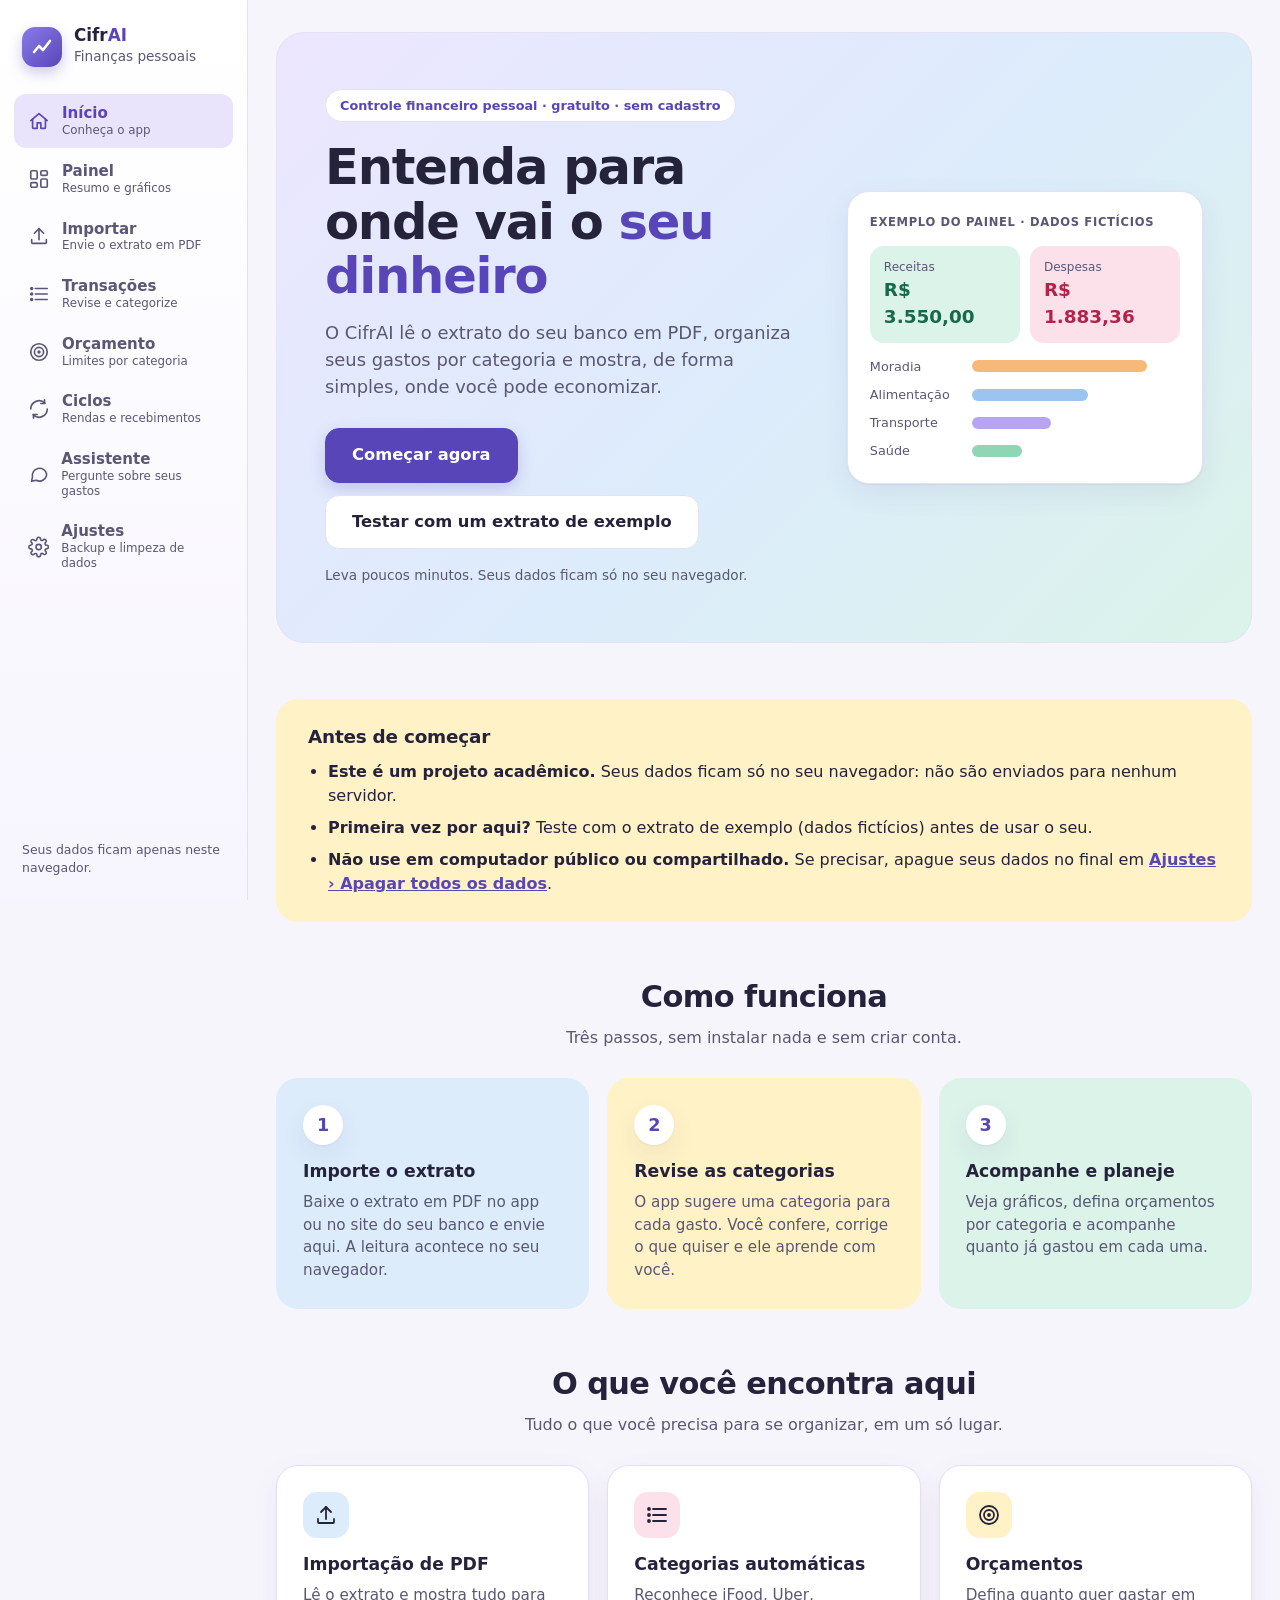
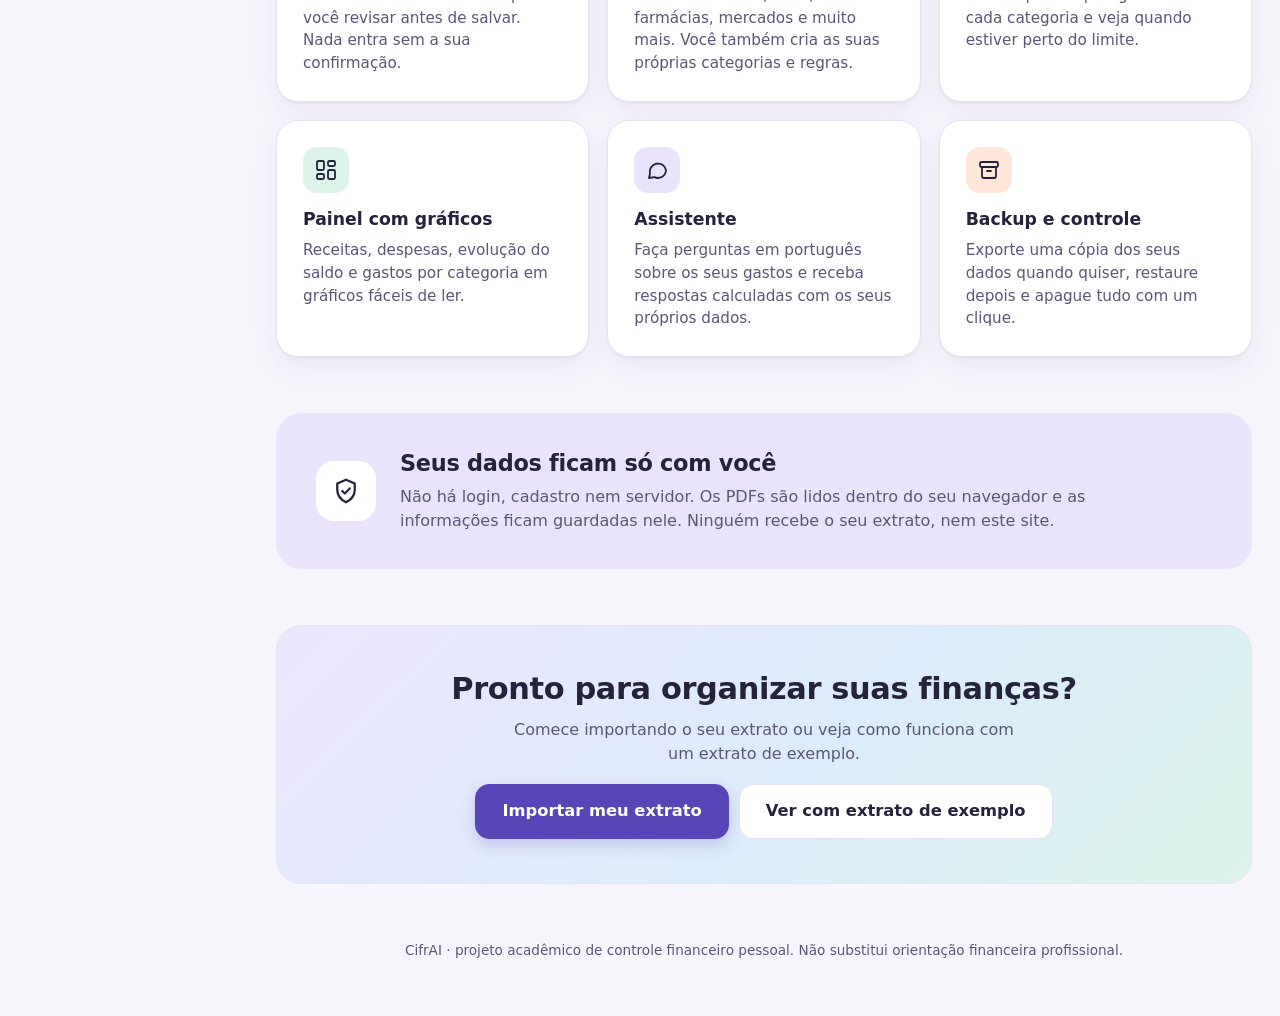
<file: index.html>
<!DOCTYPE html>
<html lang="pt-BR">
<head>
  <meta charset="utf-8">
  <!-- Regra de segurança (CSP): a página só carrega e executa código DESTE site. Scripts, estilos, imagens, fontes,
       workers e conexões de outros endereços são bloqueados; plugins (object) e <base> também. Estilos inline
       continuam permitidos porque o app usa cores por atributo style (não executam código).
       Para conectar um backend de IA, acrescente o endereço dele em connect-src (veja docs/CONFIGURAR-LLM.md). -->
  <meta http-equiv="Content-Security-Policy" content="default-src 'self'; script-src 'self'; style-src 'self' 'unsafe-inline'; img-src 'self' data:; font-src 'self'; connect-src 'self'; worker-src 'self'; object-src 'none'; base-uri 'self'; form-action 'self'">
  <meta name="referrer" content="no-referrer">
  <meta name="viewport" content="width=device-width, initial-scale=1">
  <meta name="description" content="CifrAI: controle financeiro pessoal a partir do extrato em PDF, com categorias, orçamentos, gráficos e assistente. Seus dados ficam no seu navegador.">
  <meta name="color-scheme" content="light dark">
  <title>CifrAI · Controle financeiro pessoal</title>
  <link rel="icon" href="data:image/svg+xml,%3Csvg xmlns='http://www.w3.org/2000/svg' viewBox='0 0 32 32'%3E%3Crect width='32' height='32' rx='8' fill='%235846b8'/%3E%3Cpath d='M9 21l5-6 4 4 6-8' stroke='white' stroke-width='2.6' fill='none' stroke-linecap='round' stroke-linejoin='round'/%3E%3C/svg%3E">
  <link rel="stylesheet" href="css/styles.css">
</head>
<body>
  <noscript><p class="banner">O CifrAI precisa de JavaScript ativado no navegador para funcionar.</p></noscript>
  <a class="skip-link" href="#view">Pular para o conteúdo</a>

  <aside class="sidebar">
    <a class="brand" href="#/inicio" aria-label="CifrAI: ir para a tela inicial">
      <span class="brand-logo" aria-hidden="true"></span>
      <div><strong>Cifr<em>AI</em></strong><span>Finanças pessoais</span></div>
    </a>
    <nav id="nav" class="nav" aria-label="Navegação principal"></nav>
    <p class="privacy-note">Seus dados ficam apenas neste navegador.</p>
  </aside>

  <div class="content">
    <a class="mobile-brand" href="#/inicio" aria-label="CifrAI: ir para a tela inicial">
      <span class="brand-logo" aria-hidden="true"></span><span>Cifr<em>AI</em></span>
    </a>
    <div id="banner" class="banner" hidden>
      Você abriu o arquivo direto do computador. Para o app funcionar corretamente, abra pelo endereço
      <strong>http://localhost:8080</strong> (veja o arquivo <em>iniciar.bat</em>).
    </div>
    <div id="app-error" class="banner error" role="alert" hidden>
      <span></span> <button id="app-error-close" class="btn small" type="button">Fechar</button>
    </div>
    <main id="view" tabindex="-1">
      <p class="loading">Carregando…</p>
    </main>
  </div>

  <script type="module" src="js/app.js"></script>
</body>
</html>
</file>
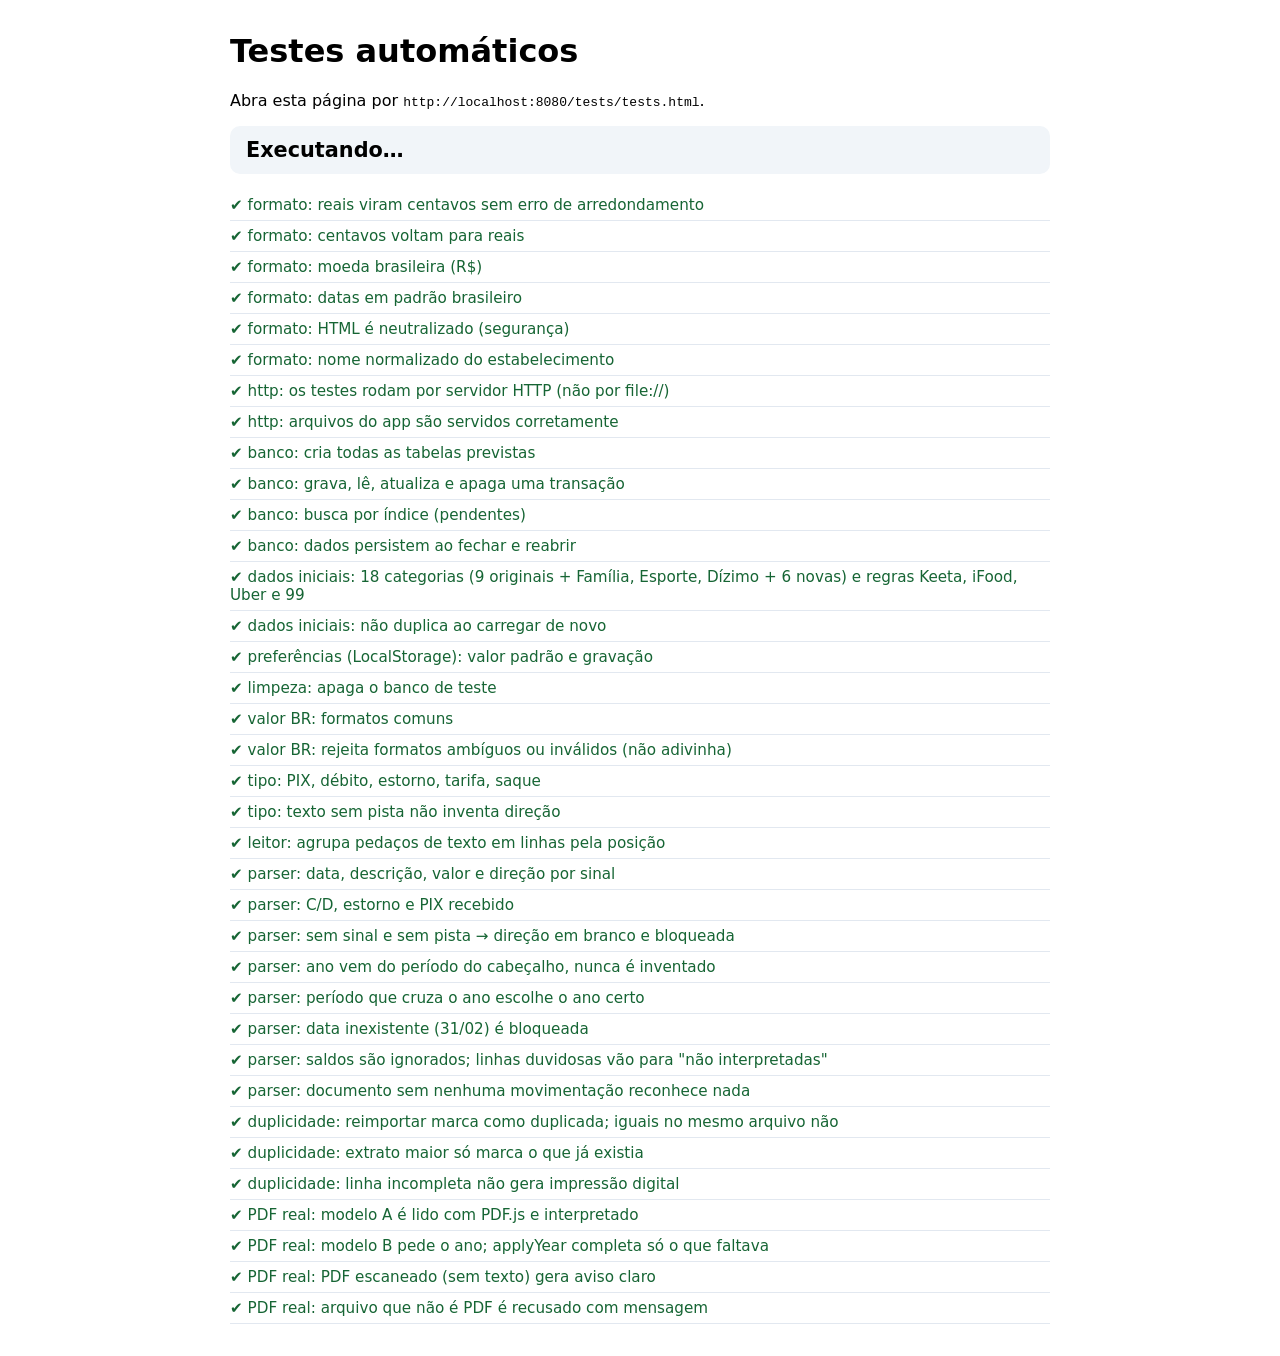
<file: tests/tests.html>
<!DOCTYPE html>
<html lang="pt-BR">
<head>
  <meta charset="utf-8">
  <meta name="viewport" content="width=device-width, initial-scale=1">
  <title>Testes · CifrAI</title>
  <style>
    body { font-family: system-ui, sans-serif; max-width: 820px; margin: 32px auto; padding: 0 16px; }
    #summary { font-size: 1.3rem; font-weight: 700; padding: 12px 16px; border-radius: 10px; background: #f1f5f9; }
    #summary.pass { background: #dcfce7; color: #166534; }
    #summary.fail { background: #fee2e2; color: #991b1b; }
    ul { list-style: none; padding: 0; }
    li { padding: 6px 0; border-bottom: 1px solid #e2e8f0; font-size: .95rem; }
    li.pass { color: #166534; }
    li.fail { color: #991b1b; font-weight: 600; }
  </style>
</head>
<body>
  <h1>Testes automáticos</h1>
  <p>Abra esta página por <code>http://localhost:8080/tests/tests.html</code>.</p>
  <div id="summary">Executando…</div>
  <ul id="results"></ul>
  <script type="module">
    import { runAll } from './runner.js';
    import './format.test.js';
    import './db.test.js';
    import './import.test.js';
    import './categorization.test.js';
    import './budget.test.js';
    import './cycles.test.js';
    import './dashboard.test.js';
    import './agent.test.js';
    import './backup.test.js';
    import './views.test.js';
    import './limpeza.test.js';
    import './regras-genericas.test.js';
    import './seguranca.test.js';
    runAll(document.getElementById('results'), document.getElementById('summary'));
  </script>
</body>
</html>
</file>
<file: css/styles.css>
/* CifrAI: estilo geral.
   Variáveis (--nome) ficam no topo para trocar cores em um só lugar. */
:root {
  /* Paleta pastel: fundos suaves (lavanda, menta, pêssego, céu, manteiga, rosa) e texto escuro.
     Todos os pares texto/fundo foram conferidos para contraste mínimo de 4,5:1. */
  --bg: #f7f5fc;
  --surface: #ffffff;
  --text: #25223b;
  --muted: #5a5775;
  --border: #e6e1f2;
  --primary: #5846b8;
  --primary-soft: #e9e4fb;
  --positive: #166a49;
  --negative: #b3224a;
  --warning: #8a4b08;
  /* cores de texto SOBRE fundos coloridos (garantem contraste nos dois temas) */
  --on-primary: #ffffff;
  --on-warning: #ffffff;
  --on-negative: #ffffff;
  /* pastéis decorativos: o texto sobre eles é sempre o --text */
  --pastel-lilac: #e9e4fb;
  --pastel-mint: #dbf3e9;
  --pastel-peach: #ffe6d8;
  --pastel-sky: #dcecfb;
  --pastel-butter: #fff2c6;
  --pastel-rose: #fde1ea;
  --hero: linear-gradient(135deg, #ece6ff 0%, #dcecfb 55%, #dbf3e9 100%);
  --radius: 18px;
  --shadow: 0 1px 2px rgba(60, 45, 120, .06), 0 10px 28px rgba(60, 45, 120, .07);
  --sidebar-w: 248px;
  --nav-h: 64px;
}

@media (prefers-color-scheme: dark) {
  :root {
    --bg: #16142a;
    --surface: #201e38;
    --text: #ece9fb;
    --muted: #aeaacb;
    --border: #38355e;
    --primary: #b9acff;
    --primary-soft: #33305c;
    --positive: #6fe0ac;
    --negative: #ff93aa;
    --warning: #f5c26b;
    --on-primary: #1b1640;
    --on-warning: #1f1300;
    --on-negative: #2b0a14;
    --pastel-lilac: #2c2955;
    --pastel-mint: #17372f;
    --pastel-peach: #3d2a26;
    --pastel-sky: #1c3050;
    --pastel-butter: #3a3318;
    --pastel-rose: #3d2232;
    --hero: linear-gradient(135deg, #2a2650 0%, #1d2c4f 55%, #17372f 100%);
    --shadow: none;
  }
}

* { box-sizing: border-box; }

html { -webkit-text-size-adjust: 100%; }

body {
  margin: 0;
  font-family: system-ui, -apple-system, "Segoe UI", Roboto, sans-serif;
  background: var(--bg);
  color: var(--text);
  line-height: 1.5;
}

h1, h2 { margin: 0; line-height: 1.25; letter-spacing: -.012em; }
h2 { font-size: 1.08rem; }
p { margin: 0; }

.skip-link {
  position: absolute; left: -999px; top: 8px;
  background: var(--primary); color: var(--on-primary); padding: 8px 14px; border-radius: 8px; z-index: 100;
}
.skip-link:focus { left: 8px; }

/* ---------- Estrutura: menu lateral (desktop) e menu inferior (celular) ---------- */
.sidebar {
  position: fixed; inset: 0 auto 0 0; width: var(--sidebar-w);
  background: linear-gradient(180deg, var(--surface) 0%, var(--pastel-lilac) 260%);
  border-right: 1px solid var(--border);
  display: flex; flex-direction: column; padding: 22px 14px; gap: 22px; z-index: 10;
}

.brand { display: flex; align-items: center; gap: 12px; padding: 4px 8px; color: var(--text); text-decoration: none; border-radius: 12px; }
.brand em, .mobile-brand em { font-style: normal; color: var(--primary); }
.brand:focus-visible, .mobile-brand:focus-visible { outline: 3px solid var(--primary); outline-offset: 2px; }
.brand strong { display: block; font-size: 1.05rem; line-height: 1.1; }
.brand span:not(.brand-logo) { color: var(--muted); font-size: .85rem; }
.brand-logo {
  width: 40px; height: 40px; border-radius: 13px; flex: none;
  background:
    url("data:image/svg+xml,%3Csvg xmlns='http://www.w3.org/2000/svg' viewBox='0 0 32 32'%3E%3Cpath d='M8 21l5-6 4 4 7-9' stroke='white' stroke-width='2.6' fill='none' stroke-linecap='round' stroke-linejoin='round'/%3E%3C/svg%3E") center / 80% no-repeat,
    linear-gradient(135deg, #8b7bea, #5846b8);
  box-shadow: 0 6px 14px rgba(88, 70, 184, .28);
}

.nav { display: flex; flex-direction: column; gap: 4px; }
.nav-item {
  display: flex; align-items: center; gap: 12px; padding: 10px 14px; border-radius: 12px;
  color: var(--muted); text-decoration: none; font-weight: 600; font-size: .94rem;
}
.nav-text { display: flex; flex-direction: column; min-width: 0; line-height: 1.25; }
.nav-text small { font-size: .74rem; font-weight: 500; color: var(--muted); }
.nav-item:hover { background: var(--pastel-lilac); color: var(--text); }
.nav-item.active { background: var(--primary-soft); color: var(--primary); }
.nav-item:focus-visible, .skip-link:focus-visible { outline: 3px solid var(--primary); outline-offset: 2px; }

.privacy-note { margin-top: auto; font-size: .78rem; color: var(--muted); padding: 0 8px; }

.content { margin-left: var(--sidebar-w); min-height: 100vh; }
main { max-width: 1100px; margin: 0 auto; padding: 32px 28px 48px; outline: none; }

.banner {
  background: #fef3c7; color: #78350f; padding: 12px 20px; font-size: .9rem; border-bottom: 1px solid #fcd34d;
}
.banner[hidden] { display: none; }

/* ---------- Conteúdo ---------- */
.page-header { margin-bottom: 24px; }
.page-header h1 { font-size: 1.85rem; font-weight: 800; }
.page-header p { color: var(--muted); margin-top: 6px; }

.card {
  background: var(--surface); border: 1px solid var(--border); border-radius: var(--radius);
  padding: 20px; box-shadow: var(--shadow);
}

.grid { display: grid; gap: 16px; margin-bottom: 16px; }
.grid.stats { grid-template-columns: repeat(4, 1fr); }
.grid.two { grid-template-columns: repeat(2, 1fr); }

.stat { display: flex; flex-direction: column; gap: 4px; }
.stat-label { color: var(--muted); font-size: .85rem; font-weight: 500; }
.stat-value { font-size: 1.55rem; letter-spacing: -.01em; }
.stat-hint { color: var(--muted); font-size: .8rem; }
/* Indicadores em cartões pastel (o texto continua escuro; contraste conferido) */
.grid.kpis > .stat:nth-child(6n+1), .grid.stats > .stat:nth-child(6n+1) { background: var(--pastel-mint); border-color: transparent; }
.grid.kpis > .stat:nth-child(6n+2), .grid.stats > .stat:nth-child(6n+2) { background: var(--pastel-rose); border-color: transparent; }
.grid.kpis > .stat:nth-child(6n+3), .grid.stats > .stat:nth-child(6n+3) { background: var(--pastel-sky); border-color: transparent; }
.grid.kpis > .stat:nth-child(6n+4), .grid.stats > .stat:nth-child(6n+4) { background: var(--pastel-butter); border-color: transparent; }
.grid.kpis > .stat:nth-child(6n+5), .grid.stats > .stat:nth-child(6n+5) { background: var(--pastel-lilac); border-color: transparent; }
.grid.kpis > .stat:nth-child(6n+6), .grid.stats > .stat:nth-child(6n+6) { background: var(--pastel-peach); border-color: transparent; }
.stat.positive .stat-value { color: var(--positive); }
.stat.negative .stat-value { color: var(--negative); }
.stat.warning .stat-value { color: var(--warning); }

.empty { text-align: center; padding: 40px 24px; margin-bottom: 16px; }
.empty h2 { margin: 12px 0 8px; font-size: 1.2rem; }
.empty p { color: var(--muted); max-width: 520px; margin: 0 auto; }

.badge {
  display: inline-block; background: var(--primary-soft); color: var(--primary);
  font-size: .78rem; font-weight: 600; padding: 4px 10px; border-radius: 999px;
}

.feature-list { list-style: none; padding: 0; margin: 18px auto 0; max-width: 460px; text-align: left; }
.feature-list li { padding: 8px 0 8px 28px; position: relative; border-top: 1px solid var(--border); }
.feature-list li::before {
  content: ""; position: absolute; left: 4px; top: 15px; width: 10px; height: 10px; border-radius: 50%;
  background: var(--primary);
}

.chips { list-style: none; padding: 0; margin: 14px 0 0; display: flex; flex-wrap: wrap; gap: 8px; }
.chip { display: inline-flex; align-items: center; gap: 8px; padding: 6px 12px; border: 1px solid var(--border); border-radius: 999px; font-size: .88rem; }
.dot { width: 10px; height: 10px; border-radius: 50%; display: inline-block; }

.status-list { list-style: none; padding: 0; margin: 14px 0 0; display: grid; gap: 10px; font-size: .92rem; }
.status-list li { display: flex; align-items: center; gap: 10px; }
.status-list .ok { width: 10px; height: 10px; border-radius: 50%; background: var(--positive); flex: none; }

.loading { color: var(--muted); }
.error { border-color: var(--negative); }
.error h2 { color: var(--negative); margin-bottom: 8px; }

/* ---------- Botões e formulários ---------- */
.btn {
  display: inline-flex; align-items: center; justify-content: center; gap: 8px;
  padding: 10px 18px; border-radius: 12px; border: 1px solid var(--border); background: var(--surface);
  color: var(--text); font: inherit; font-weight: 600; font-size: .92rem; cursor: pointer; text-decoration: none;
  transition: transform .12s ease, box-shadow .12s ease, background .12s ease;
}
.btn:hover { background: var(--pastel-lilac); }
.btn.primary { background: var(--primary); border-color: var(--primary); color: var(--on-primary); box-shadow: 0 6px 16px rgba(88, 70, 184, .22); }
.btn.primary:hover { background: var(--primary); filter: brightness(1.08); transform: translateY(-1px); }
.btn.large { padding: 14px 26px; font-size: 1.02rem; border-radius: 14px; }
.btn:disabled { opacity: .5; cursor: not-allowed; filter: none; }
.btn:focus-visible, .filter:focus-visible, .tab:focus-visible, input:focus-visible, select:focus-visible, summary:focus-visible {
  outline: 3px solid var(--primary); outline-offset: 2px;
}

input[type="text"], input[type="search"], input[type="number"], input[type="date"], select {
  font: inherit; font-size: .9rem; padding: 7px 9px; border: 1px solid var(--border); border-radius: 8px;
  background: var(--surface); color: var(--text); max-width: 100%;
}
.inline-form { display: flex; gap: 10px; flex-wrap: wrap; margin-top: 12px; justify-content: center; }

.muted, .hint { color: var(--muted); }
.hint { font-size: .85rem; max-width: 560px; margin: 14px auto 0; }
.micro { font-size: .75rem; color: var(--muted); margin-top: 2px; }
.mono { font-family: ui-monospace, Consolas, monospace; word-break: break-word; }
a { color: var(--primary); }

main > .card + .card, main > .card + details, main > details + details, main > details + .card, main > .table-card + details { margin-top: 16px; }
.card.warn { border-color: var(--warning); }

/* ---------- Importação ---------- */
.dropzone { text-align: center; padding: 36px 20px; border-style: dashed; border-width: 2px; margin-bottom: 16px; }
.dropzone.over { border-color: var(--primary); background: var(--primary-soft); }
.dropzone-icon { color: var(--primary); }
.dropzone-icon svg { width: 40px; height: 40px; }
.dropzone h2 { margin: 8px 0; font-size: 1.15rem; }
.dropzone p { margin: 6px 0; }

.history { list-style: none; padding: 0; margin: 12px 0 0; display: grid; gap: 10px; }
.history li { display: flex; flex-direction: column; gap: 2px; padding-top: 10px; border-top: 1px solid var(--border); }
.history li:first-child { border-top: 0; padding-top: 0; }

.spinner {
  width: 36px; height: 36px; margin: 0 auto; border-radius: 50%;
  border: 4px solid var(--border); border-top-color: var(--primary); animation: spin .9s linear infinite;
}
@keyframes spin { to { transform: rotate(360deg); } }

.filters { display: flex; gap: 8px; flex-wrap: wrap; margin: 4px 0 12px; }
.filter { border: 1px solid var(--border); background: var(--surface); color: var(--text); border-radius: 999px; padding: 6px 14px; font: inherit; font-size: .85rem; cursor: pointer; }
.filter.active { background: var(--primary-soft); border-color: var(--primary); color: var(--primary); font-weight: 600; }

.table-card { padding: 0; overflow-x: auto; }
.review-table { width: 100%; border-collapse: collapse; font-size: .9rem; }
.review-table th { text-align: left; font-size: .75rem; text-transform: uppercase; letter-spacing: .03em; color: var(--muted); padding: 12px 10px; border-bottom: 1px solid var(--border); white-space: nowrap; }
.review-table td { padding: 12px 10px; border-bottom: 1px solid var(--border); vertical-align: top; }
.review-table tr[hidden] { display: none; }
.review-table tr.is-duplicate { background: color-mix(in srgb, var(--warning) 8%, transparent); }
.review-table tr.is-blocked { background: color-mix(in srgb, var(--negative) 6%, transparent); }
.review-table .desc { min-width: 220px; }
.review-table .f-amount { width: 110px; text-align: right; }
.review-table input[type="checkbox"] { width: 24px; height: 24px; accent-color: var(--primary); }
.review-table .status { min-width: 200px; }

.warnlist { list-style: none; margin: 0; padding: 0; display: grid; gap: 6px; font-size: .8rem; }
.w { padding: 5px 8px; border-radius: 8px; border-left: 3px solid var(--border); background: var(--bg); }
.w.bloqueio { border-left-color: var(--negative); color: var(--negative); }
.w.atencao { border-left-color: var(--warning); color: var(--warning); }
.w.info { border-left-color: var(--primary); color: var(--muted); }
.w.ok { border-left-color: var(--positive); color: var(--positive); }

details.card summary { cursor: pointer; }
.plain-list { margin: 12px 0 0; padding-left: 18px; display: grid; gap: 6px; font-size: .88rem; }
.extracted { margin: 12px 0 0; max-height: 280px; overflow: auto; font-size: .78rem; background: var(--bg); padding: 12px; border-radius: 8px; white-space: pre-wrap; }

.action-bar {
  position: sticky; bottom: 0; margin: 20px -8px 0; padding: 12px 16px; background: var(--surface);
  border: 1px solid var(--border); border-radius: var(--radius); box-shadow: 0 -4px 20px rgba(15, 23, 42, .08);
  display: flex; gap: 12px; align-items: center; justify-content: space-between; flex-wrap: wrap; z-index: 5;
}
.action-buttons { display: flex; gap: 10px; flex-wrap: wrap; }
.action-buttons.center { justify-content: center; margin-top: 18px; }
.action-info { color: var(--muted); font-size: .9rem; }

/* ---------- Categorização ---------- */
.tabs { display: flex; gap: 4px; border-bottom: 1px solid var(--border); margin-bottom: 18px; overflow-x: auto; }
.tab { padding: 10px 16px; text-decoration: none; color: var(--muted); font-weight: 600; font-size: .92rem; border-bottom: 3px solid transparent; white-space: nowrap; }
.tab:hover { color: var(--text); }
.tab.active { color: var(--primary); border-bottom-color: var(--primary); }
.tab .count { display: inline-block; min-width: 20px; padding: 0 6px; margin-left: 4px; border-radius: 999px; background: var(--warning); color: var(--on-warning); font-size: .72rem; text-align: center; }

.toolbar { display: flex; gap: 14px; flex-wrap: wrap; align-items: flex-end; margin-bottom: 12px; }
.field { display: flex; flex-direction: column; gap: 4px; font-size: .8rem; color: var(--muted); font-weight: 600; }
.field.grow, .grow { flex: 1 1 220px; }
.field input, .field select { font-weight: 400; color: var(--text); }
.check { display: flex; gap: 8px; align-items: center; font-size: .85rem; }
.check small { color: var(--muted); }
.check input { width: 24px; height: 24px; flex: none; accent-color: var(--primary); }

.toast { min-height: 1.4em; margin: 0 0 8px; font-size: .9rem; color: var(--primary); font-weight: 600; }
.count-line { margin: 4px 0 8px; font-size: .85rem; }

.tx-table .num { text-align: right; white-space: nowrap; font-variant-numeric: tabular-nums; font-weight: 600; }
.tx-table .neg { color: var(--negative); }
.tx-table .pos { color: var(--positive); }
.tx-table tr.is-pending { background: color-mix(in srgb, var(--warning) 7%, transparent); }
.tx-table select { max-width: 170px; }
.cell-inline { display: flex; align-items: center; gap: 0; }
.cat-dot { display: inline-block; width: 10px; height: 10px; border-radius: 50%; margin-right: 8px; flex: none; }
.cat-dot.big { width: 16px; height: 16px; margin: 0; }
.row-actions { display: flex; gap: 8px; flex-wrap: wrap; margin-top: 8px; }
.btn.small { padding: 5px 10px; font-size: .8rem; }
.btn.danger { background: var(--negative); border-color: var(--negative); color: var(--on-negative); }
.btn.danger-outline { color: var(--negative); border-color: var(--negative); }
.badge.warn { background: color-mix(in srgb, var(--warning) 12%, transparent); color: var(--warning); }

.bulk { flex-wrap: wrap; }
.bulk select { max-width: 220px; }

.form-grid { display: grid; grid-template-columns: repeat(3, 1fr); gap: 14px; margin-top: 12px; align-items: end; }
.form-grid .wide { grid-column: 1 / -1; }
.form-grid input[type="color"] { padding: 2px; height: 38px; width: 80px; }
.sim-result { margin-top: 12px; display: grid; gap: 4px; font-size: .9rem; }

.cat-list { list-style: none; margin: 12px 0 0; padding: 0; display: grid; }
.cat-list li { display: flex; align-items: center; gap: 12px; padding: 12px 0; border-top: 1px solid var(--border); }
.cat-list li:first-child { border-top: 0; }
.cat-list .row-actions { margin: 0; }

.switch { position: relative; display: inline-block; width: 40px; height: 22px; }
.switch input { opacity: 0; width: 100%; height: 100%; position: absolute; margin: 0; cursor: pointer; z-index: 1; }
.switch span { position: absolute; inset: 0; border-radius: 999px; background: var(--border); transition: background .15s; }
.switch span::after { content: ""; position: absolute; left: 3px; top: 3px; width: 16px; height: 16px; border-radius: 50%; background: #fff; transition: transform .15s; }
.switch input:checked + span { background: var(--primary); }
.switch input:checked + span::after { transform: translateX(18px); }
.switch input:focus-visible + span { outline: 3px solid var(--primary); outline-offset: 2px; }

.dialog { border: 1px solid var(--border); border-radius: var(--radius); padding: 22px; max-width: 460px; width: calc(100% - 32px); background: var(--surface); color: var(--text); }
.dialog::backdrop { background: rgba(15, 23, 42, .5); }
.dialog h2 { margin-bottom: 12px; }
.dialog-body { margin-bottom: 18px; display: grid; gap: 12px; }
.action-buttons.end { justify-content: flex-end; }
.rules-table .row-actions { margin: 0; }

/* ---------- Orçamentos e ciclos ---------- */
.month-nav { display: flex; align-items: center; gap: 10px; flex-wrap: wrap; margin-bottom: 14px; }
.month-nav strong { min-width: 150px; text-align: center; }
.note { margin: 8px 0 16px; }

.budget-list, .cycle-list { display: grid; gap: 14px; margin-bottom: 16px; }
.budget-head { display: flex; justify-content: space-between; gap: 10px; align-items: center; flex-wrap: wrap; margin-bottom: 12px; }
.level-badge { display: inline-flex; gap: 6px; align-items: center; padding: 3px 10px; border-radius: 999px; font-size: .78rem; font-weight: 700; border: 1px solid var(--border); }
.level-badge.ok, .level-badge.status-recebido { color: var(--positive); border-color: var(--positive); }
.level-badge.atencao, .level-badge.status-parcial { color: var(--warning); border-color: var(--warning); }
.level-badge.excedido, .level-badge.status-sem_recebimento { color: var(--negative); border-color: var(--negative); }
.level-badge.status-previsto { color: var(--muted); }

.progress { height: 12px; border-radius: 999px; background: var(--border); overflow: hidden; }
.progress span { display: block; height: 100%; border-radius: 999px; background: var(--positive); }
.level-atencao .progress span { background: var(--warning); }
.level-excedido .progress span { background: var(--negative); }

.budget-numbers { display: grid; grid-template-columns: repeat(4, 1fr); gap: 12px; margin-top: 14px; }
.budget-numbers.six { grid-template-columns: repeat(3, 1fr); }
.budget-numbers span { display: block; font-size: .75rem; color: var(--muted); }
.budget-numbers strong { font-size: 1.05rem; }
.budget-numbers .neg, .tx-table .neg, .cycle-balance.neg strong { color: var(--negative); }
.budget-numbers .pos { color: var(--positive); }
.budget-card .micro { margin-top: 10px; }

.mode-box { border: 1px solid var(--border); border-radius: var(--radius); padding: 10px 16px 12px; margin: 0 0 16px; display: grid; gap: 6px; background: var(--surface); }
.mode-box legend { font-size: .8rem; font-weight: 700; color: var(--muted); padding: 0 6px; }
.mode-box small { color: var(--muted); }

.cycle summary { display: flex; align-items: center; gap: 12px; flex-wrap: wrap; cursor: pointer; list-style: none; }
.cycle summary::-webkit-details-marker { display: none; }
.cycle summary::before { content: "▸"; color: var(--muted); }
.cycle[open] summary::before { content: "▾"; }
.cycle-title { flex: 1 1 200px; }
.cycle-balance { font-size: .88rem; color: var(--muted); }
.cycle-balance strong { color: var(--text); }
.cycle .cycle-sub { font-size: .95rem; margin: 18px 0 8px; }
.cycle .budget-numbers { margin-top: 16px; }

.income-list { list-style: none; margin: 12px 0 0; padding: 0; }
.income-list li { display: flex; align-items: center; gap: 14px; flex-wrap: wrap; padding: 14px 0; border-top: 1px solid var(--border); }
.income-list li:first-child { border-top: 0; }
.income-list li.inactive { opacity: .55; }
.form-grid.inner { margin-top: 10px; grid-template-columns: repeat(2, 1fr); }
details.wide summary { cursor: pointer; font-size: .88rem; color: var(--muted); }

.wide-dialog { max-width: 640px; }
.alloc-rows { display: grid; gap: 10px; margin: 12px 0; }
.alloc-row { display: grid; grid-template-columns: 1fr 130px auto; gap: 8px; align-items: center; }
.alloc-row select { min-width: 0; }
.alloc-sum { margin: 12px 0 0; font-weight: 700; font-size: .92rem; }
.alloc-sum.ok { color: var(--positive); }
.alloc-sum.off { color: var(--warning); }
#alloc-error[hidden] { display: none; }

/* ---------- Painel (gráficos e análises) ---------- */
.grid.kpis { grid-template-columns: repeat(3, 1fr); }
.period-bar { margin-bottom: 16px; }
.period-range { align-self: center; font-size: .85rem; }
.period-bar .w { flex-basis: 100%; }

.chart-card { margin-bottom: 16px; }
.chart-tabs { display: flex; gap: 6px; overflow-x: auto; padding-bottom: 4px; border-bottom: 1px solid var(--border); margin-bottom: 10px; }
.chart-tab { border: 0; background: none; color: var(--muted); font: inherit; font-weight: 600; font-size: .88rem; padding: 8px 14px; border-radius: 8px 8px 0 0; cursor: pointer; white-space: nowrap; border-bottom: 3px solid transparent; }
.chart-tab:hover { color: var(--text); }
.chart-tab.active { color: var(--primary); border-bottom-color: var(--primary); }
.chart-tab:focus-visible { outline: 3px solid var(--primary); outline-offset: 2px; }
.chart-note { margin: 0 0 8px; }
.chart-body { display: block; }
.chart-body.with-legend { display: grid; grid-template-columns: minmax(220px, 320px) 1fr; gap: 24px; align-items: center; }
.chart-wrap { position: relative; height: 320px; }
.chart-body.with-legend .chart-wrap { height: 280px; }
.empty-chart { color: var(--muted); text-align: center; padding: 48px 12px; margin: 0; }
.chart-details { margin-top: 12px; }
.chart-details summary { cursor: pointer; font-size: .88rem; color: var(--muted); }
.chart-details .table-card { margin-top: 10px; }
.data-table { width: 100%; border-collapse: collapse; font-size: .85rem; }
.data-table th { text-align: left; color: var(--muted); font-size: .75rem; text-transform: uppercase; padding: 8px; border-bottom: 1px solid var(--border); }
.data-table td { padding: 8px; border-bottom: 1px solid var(--border); font-variant-numeric: tabular-nums; }

.legend-list { list-style: none; margin: 0; padding: 0; display: grid; gap: 8px; font-size: .9rem; }
.legend-list li { display: flex; align-items: center; gap: 10px; }
.legend-list .muted { min-width: 52px; text-align: right; }
.legend-list strong { white-space: nowrap; }

.insights { list-style: none; margin: 14px 0 0; padding: 0; display: grid; gap: 10px; }
.insight { display: flex; gap: 12px; padding: 12px; border-radius: 10px; background: var(--bg); border-left: 4px solid var(--border); }
.insight p { margin: 2px 0 0; font-size: .9rem; }
.insight-icon { width: 24px; height: 24px; border-radius: 50%; display: inline-flex; align-items: center; justify-content: center; font-weight: 800; font-size: .8rem; flex: none; border: 2px solid currentColor; }
.insight.ok { border-left-color: var(--positive); } .insight.ok .insight-icon { color: var(--positive); }
.insight.warn { border-left-color: var(--warning); } .insight.warn .insight-icon { color: var(--warning); }
.insight.info { border-left-color: var(--primary); } .insight.info .insight-icon { color: var(--primary); }

.dashboard-section + .dashboard-section { margin-top: 16px; }
.card[aria-label] + .card[aria-label] { margin-top: 16px; }
.cycle-rows { list-style: none; margin: 14px 0 0; padding: 0; display: grid; gap: 18px; }
.cycle-row-head { display: flex; flex-wrap: wrap; gap: 4px 12px; align-items: center; margin-bottom: 8px; }
.cycle-bar { display: flex; height: 14px; border-radius: 999px; background: var(--border); overflow: hidden; }
.seg.committed { background: var(--warning); }
.seg.realized { background: var(--negative); }
.seg.available { background: var(--positive); }
.cycle-nums { display: flex; flex-wrap: wrap; gap: 6px 18px; margin-top: 8px; font-size: .82rem; color: var(--muted); }
.cycle-nums strong { color: var(--text); }
.cycle-nums .neg { color: var(--negative); }
.bar-legend { display: flex; flex-wrap: wrap; gap: 6px 14px; align-items: center; margin-top: 14px; font-size: .78rem; color: var(--muted); }
.bar-legend .k { width: 12px; height: 12px; border-radius: 3px; display: inline-block; }
.bar-legend .committed { background: var(--warning); } .bar-legend .realized { background: var(--negative); }
.bar-legend .available { background: var(--positive); } .bar-legend .over { background: transparent; border: 2px solid var(--negative); }
.unallocated { margin-top: 16px; padding: 12px; border-radius: 10px; background: var(--bg); font-size: .9rem; }
.unallocated.has { border-left: 4px solid var(--warning); }
.next-list li { padding: 4px 0; }

/* ---------- Assistente ---------- */
.sr-only { position: absolute; width: 1px; height: 1px; overflow: hidden; clip: rect(0 0 0 0); white-space: nowrap; }
.mode-banner { border-radius: var(--radius); padding: 12px 16px; margin-bottom: 14px; border: 1px solid var(--border); background: var(--surface); }
.mode-banner p { margin: 6px 0 0; font-size: .88rem; color: var(--muted); }
.mode-banner.ai { border-color: var(--primary); }
.mode-badge { display: inline-block; font-weight: 800; font-size: .8rem; padding: 3px 12px; border-radius: 999px; background: var(--bg); border: 1px solid var(--border); }
.mode-banner.ai .mode-badge { background: var(--primary-soft); color: var(--primary); border-color: var(--primary); }
.assistant-settings { margin-bottom: 14px; }
.assistant-settings summary { cursor: pointer; }
.settings-body { margin-top: 14px; display: grid; gap: 14px; }
.form-grid.single { grid-template-columns: 1fr; }
.form-grid.single input { width: 100%; }
.settings-msg { margin: 0; font-size: .88rem; color: var(--muted); }
.privacy-box { background: var(--bg); border-radius: 10px; padding: 12px 16px; font-size: .86rem; }
.privacy-box ul { margin: 8px 0 0; padding-left: 18px; display: grid; gap: 4px; }

.chat-card { display: flex; flex-direction: column; gap: 12px; }
.chat-log { display: flex; flex-direction: column; gap: 12px; max-height: 60vh; min-height: 220px; overflow-y: auto; padding: 4px; }
.msg { display: flex; }
.msg.user { justify-content: flex-end; }
.bubble { max-width: min(760px, 92%); padding: 12px 14px; border-radius: 14px; background: var(--bg); font-size: .92rem; }
.msg.user .bubble { background: var(--primary); color: var(--on-primary); }
.bubble p { margin: 0 0 8px; }
.bubble p:last-child { margin-bottom: 0; }
.chat-table { margin: 8px 0; }
.chat-table .data-table { font-size: .8rem; }
.notes { margin: 8px 0 0; padding-left: 18px; font-size: .8rem; color: var(--muted); display: grid; gap: 3px; }
.msg-foot { margin-top: 8px; }
.msg-badge { font-size: .72rem; font-weight: 700; padding: 2px 8px; border-radius: 999px; border: 1px solid var(--border); color: var(--muted); }
.msg-badge.ai { color: var(--primary); border-color: var(--primary); }
.sources { margin-top: 8px; font-size: .82rem; }
.sources summary { cursor: pointer; color: var(--muted); }
.chat-busy { color: var(--muted); font-size: .88rem; display: flex; align-items: center; gap: 8px; }
.chat-busy[hidden] { display: none; }
.spinner.small { width: 16px; height: 16px; border-width: 3px; margin: 0; }
.chat-form { display: flex; gap: 8px; }
.chat-form input { flex: 1; min-width: 0; padding: 10px 12px; font-size: .95rem; }
.chat-examples summary { cursor: pointer; font-size: .85rem; color: var(--muted); }
.chips-row { display: flex; flex-wrap: wrap; gap: 8px; margin-top: 10px; }
.chip-btn { border: 1px solid var(--border); background: var(--surface); color: var(--text); border-radius: 999px; padding: 6px 12px; font: inherit; font-size: .8rem; cursor: pointer; text-align: left; }
.chip-btn:hover { border-color: var(--primary); color: var(--primary); }
.chip-btn:focus-visible, .link-btn:focus-visible { outline: 3px solid var(--primary); outline-offset: 2px; }
.link-btn { background: none; border: 0; padding: 0; font: inherit; color: var(--primary); text-align: left; cursor: pointer; text-decoration: underline; }
.chat-tools { text-align: right; }
.proposal { margin-top: 10px; border: 2px dashed var(--warning); border-radius: 10px; padding: 10px 12px; }
.proposal-status { font-weight: 700; color: var(--positive); }

/* ---------- Configurações, avisos e acabamento ---------- */
.banner.error { background: #fee2e2; color: #7f1d1d; border-bottom-color: #f87171; display: flex; gap: 12px; align-items: center; justify-content: space-between; }
.banner.error[hidden] { display: none; }
@media (prefers-color-scheme: dark) {
  .banner { background: #422006; color: #fde68a; border-bottom-color: #a16207; }
  .banner.error { background: #450a0a; color: #fecaca; border-bottom-color: #b91c1c; }
}
.loading { color: var(--muted); animation: fade-in .2s .25s both; }
@keyframes fade-in { from { opacity: 0; } to { opacity: 1; } }
main[aria-busy="true"] { cursor: progress; }
.warn-box { border-left: 4px solid var(--warning); }
.danger-zone { border-left: 4px solid var(--negative); }
.restore-summary { margin-top: 16px; display: grid; gap: 14px; }
.restore-summary h3, .card h3 { margin: 0; font-size: .98rem; }
.card h3 { margin-top: 14px; }
.card > h2 + p, .card > h2 + .privacy-box { margin-top: 8px; }
.card .privacy-box { margin: 12px 0; }
.card .plain-list { margin: 10px 0 12px; }
.notice { border-left: 4px solid var(--warning); margin-bottom: 16px; display: flex; flex-wrap: wrap; gap: 8px 14px; align-items: center; justify-content: space-between; }
.notice p { margin: 0; }

/* ---------- Celular e tablet ---------- */
@media (max-width: 960px) {
  .grid.stats, .grid.kpis { grid-template-columns: repeat(2, 1fr); }
  .chart-body.with-legend { grid-template-columns: 1fr; }
}

@media (max-width: 760px) {
  .sidebar {
    inset: auto 0 0 0; width: 100%; height: var(--nav-h); flex-direction: row; padding: 0;
    border-right: 0; border-top: 1px solid var(--border); gap: 0;
  }
  .brand, .privacy-note { display: none; }
  .nav { flex-direction: row; width: 100%; gap: 0; }
  .nav-item {
    flex: 1; flex-direction: column; justify-content: center; align-items: center; gap: 2px; padding: 6px 0;
    font-size: .62rem; letter-spacing: -.01em; border-radius: 0; min-width: 0;
  }
  .nav-item span { white-space: nowrap; max-width: 100%; text-align: center; }
  .nav-text small { display: none; } /* no celular o espaço é pequeno: a descrição aparece ao segurar o dedo (title) */
  .nav-item svg { width: 22px; height: 22px; }

  .content { margin-left: 0; padding-bottom: var(--nav-h); }
  main { padding: 20px 16px 32px; }
  .page-header h1 { font-size: 1.4rem; }
  .grid.two { grid-template-columns: 1fr; }
  .stat-value { font-size: 1.3rem; }

  /* Tabela de revisão vira lista de cartões no celular */
  .action-bar { bottom: var(--nav-h); margin: 16px 0 0; }
  .table-card { background: transparent; border: 0; box-shadow: none; overflow: visible; }
  .review-table, .review-table tbody, .review-table tr, .review-table td { display: block; width: 100%; }
  .review-table thead { display: none; }
  .review-table tr { background: var(--surface); border: 1px solid var(--border); border-radius: var(--radius); margin-bottom: 12px; padding: 6px 12px; }
  .review-table tr[hidden] { display: none; }
  .review-table td { border: 0; padding: 8px 0; display: grid; grid-template-columns: 110px 1fr; gap: 8px; align-items: start; }
  .review-table td::before { content: attr(data-label); font-size: .75rem; color: var(--muted); text-transform: uppercase; padding-top: 8px; }
  .review-table .desc, .review-table .status { min-width: 0; }
  .review-table .f-amount { width: 100%; text-align: left; }
  .tx-table .num { text-align: left; }
  .tx-table select { max-width: 100%; width: 100%; }
  .form-grid, .form-grid.inner { grid-template-columns: 1fr; }
  .bulk select { max-width: 100%; width: 100%; }
  .budget-numbers, .budget-numbers.six { grid-template-columns: repeat(2, 1fr); }
  .chart-wrap, .chart-body.with-legend .chart-wrap { height: 260px; }
  .period-bar .field { flex: 1 1 140px; }
  .cycle-nums { display: grid; grid-template-columns: 1fr 1fr; }
  .alloc-row { grid-template-columns: 1fr 100px auto; }
  .month-nav strong { min-width: 0; flex: 1; }
}

@media (max-width: 340px) {
  .grid.stats, .grid.kpis { grid-template-columns: 1fr; }
}

/* ---------- Tela inicial (Início) ---------- */
.home { display: grid; gap: 56px; }
.hero {
  background: var(--hero); border-radius: 28px; padding: 56px 48px; display: grid;
  grid-template-columns: minmax(0, 1.15fr) minmax(0, .85fr); gap: 40px; align-items: center;
  border: 1px solid var(--border);
}
.eyebrow {
  display: inline-flex; align-items: center; gap: 8px; background: var(--surface); color: var(--primary);
  font-weight: 700; font-size: .8rem; padding: 6px 14px; border-radius: 999px; border: 1px solid var(--border);
}
.hero h1 { font-size: clamp(2rem, 4.2vw, 3.1rem); line-height: 1.1; font-weight: 800; letter-spacing: -.025em; margin: 18px 0 16px; }
.hero h1 em { font-style: normal; color: var(--primary); }
.hero-lead { font-size: 1.12rem; color: var(--muted); max-width: 540px; }
.hero-actions { display: flex; flex-wrap: wrap; gap: 12px; margin-top: 28px; }
.hero-note { margin-top: 16px; font-size: .85rem; color: var(--muted); }
.hero-preview {
  background: var(--surface); border-radius: 22px; padding: 22px; box-shadow: var(--shadow); border: 1px solid var(--border);
  display: grid; gap: 14px;
}
.hero-preview .label { font-size: .72rem; font-weight: 700; letter-spacing: .06em; text-transform: uppercase; color: var(--muted); }
.mini-stats { display: grid; grid-template-columns: 1fr 1fr; gap: 10px; }
.mini-stat { border-radius: 14px; padding: 12px 14px; }
.mini-stat span { display: block; font-size: .75rem; color: var(--muted); }
.mini-stat strong { font-size: 1.15rem; }
.mini-stat.mint { background: var(--pastel-mint); } .mini-stat.mint strong { color: var(--positive); }
.mini-stat.rose { background: var(--pastel-rose); } .mini-stat.rose strong { color: var(--negative); }
.mini-bars { display: grid; gap: 9px; }
.mini-bar { display: grid; grid-template-columns: 92px 1fr; align-items: center; gap: 10px; font-size: .8rem; color: var(--muted); }
.mini-bar i { display: block; height: 12px; border-radius: 999px; }
.mini-bar .b1 { width: 84%; background: #f5b97a; } .mini-bar .b2 { width: 56%; background: #9bc4f0; }
.mini-bar .b3 { width: 38%; background: #b7a5f2; } .mini-bar .b4 { width: 24%; background: #8fd6b5; }

.home-section h2 { font-size: clamp(1.4rem, 2.6vw, 1.9rem); font-weight: 800; letter-spacing: -.02em; text-align: center; }
.home-section > .lead { text-align: center; color: var(--muted); max-width: 620px; margin: 10px auto 0; }
.steps, .features { list-style: none; padding: 0; margin: 28px 0 0; display: grid; gap: 18px; }
.steps { grid-template-columns: repeat(3, 1fr); }
.features { grid-template-columns: repeat(3, 1fr); }
.step, .feature { border-radius: 22px; padding: 26px; border: 1px solid transparent; }
.step h3, .feature h3 { margin: 14px 0 6px; font-size: 1.08rem; }
.step p, .feature p { color: var(--muted); font-size: .95rem; }
.step:nth-child(1) { background: var(--pastel-sky); } .step:nth-child(2) { background: var(--pastel-butter); } .step:nth-child(3) { background: var(--pastel-mint); }
.step-number {
  width: 40px; height: 40px; border-radius: 50%; display: inline-flex; align-items: center; justify-content: center;
  background: var(--surface); color: var(--primary); font-weight: 800; font-size: 1.1rem; box-shadow: var(--shadow);
}
.feature { background: var(--surface); border-color: var(--border); box-shadow: var(--shadow); }
.feature-icon { width: 46px; height: 46px; border-radius: 14px; display: inline-flex; align-items: center; justify-content: center; color: var(--text); }
.feature-icon svg { width: 24px; height: 24px; }
.feature:nth-child(1) .feature-icon { background: var(--pastel-sky); }
.feature:nth-child(2) .feature-icon { background: var(--pastel-rose); }
.feature:nth-child(3) .feature-icon { background: var(--pastel-butter); }
.feature:nth-child(4) .feature-icon { background: var(--pastel-mint); }
.feature:nth-child(5) .feature-icon { background: var(--pastel-lilac); }
.feature:nth-child(6) .feature-icon { background: var(--pastel-peach); }

.privacy-band {
  background: var(--pastel-lilac); border-radius: 26px; padding: 36px 40px; display: grid; grid-template-columns: auto 1fr; gap: 24px; align-items: center;
}
.privacy-band .feature-icon { background: var(--surface); width: 60px; height: 60px; border-radius: 18px; }
.privacy-band .feature-icon svg { width: 30px; height: 30px; }
.privacy-band h2 { text-align: left; font-size: 1.4rem; }
.privacy-band p { color: var(--muted); margin-top: 8px; max-width: 720px; }
.cta-band { text-align: center; background: var(--hero); border-radius: 26px; padding: 44px 24px; border: 1px solid var(--border); }
.cta-band h2 { font-size: clamp(1.4rem, 2.6vw, 1.9rem); font-weight: 800; }
.cta-band p { color: var(--muted); margin: 10px auto 0; max-width: 520px; }
.home-footer { text-align: center; color: var(--muted); font-size: .85rem; padding-bottom: 8px; }

.before-band { background: var(--pastel-butter); border-radius: 22px; padding: 26px 32px; }
.before-band h2 { font-size: 1.15rem; font-weight: 800; }
.before-list { margin: 12px 0 0; padding-left: 20px; display: grid; gap: 8px; }
.before-list a { color: var(--primary); font-weight: 600; }
.mobile-brand { display: none; }
.sample-box { display: flex; flex-wrap: wrap; align-items: center; justify-content: center; gap: 10px 16px; margin-top: 18px; padding-top: 18px; border-top: 1px dashed var(--border); }

@media (max-width: 960px) {
  .hero { grid-template-columns: 1fr; padding: 40px 28px; }
  .steps, .features { grid-template-columns: 1fr 1fr; }
}
@media (max-width: 760px) {
  .home { gap: 40px; }
  .hero { padding: 28px 20px; border-radius: 22px; }
  .steps, .features { grid-template-columns: 1fr; }
  .privacy-band { grid-template-columns: 1fr; padding: 26px 22px; }
  .hero-actions .btn { flex: 1 1 100%; }
  .mobile-brand {
    display: flex; align-items: center; gap: 10px; padding: 12px 16px; text-decoration: none; color: var(--text); font-weight: 800;
    background: var(--surface); border-bottom: 1px solid var(--border); position: sticky; top: 0; z-index: 9;
  }
  .mobile-brand .brand-logo { width: 32px; height: 32px; border-radius: 10px; }
  .nav-item[data-route="inicio"] { display: none; }
}

@media (prefers-reduced-motion: reduce) {
  * { transition: none !important; animation: none !important; }
}
</file>
